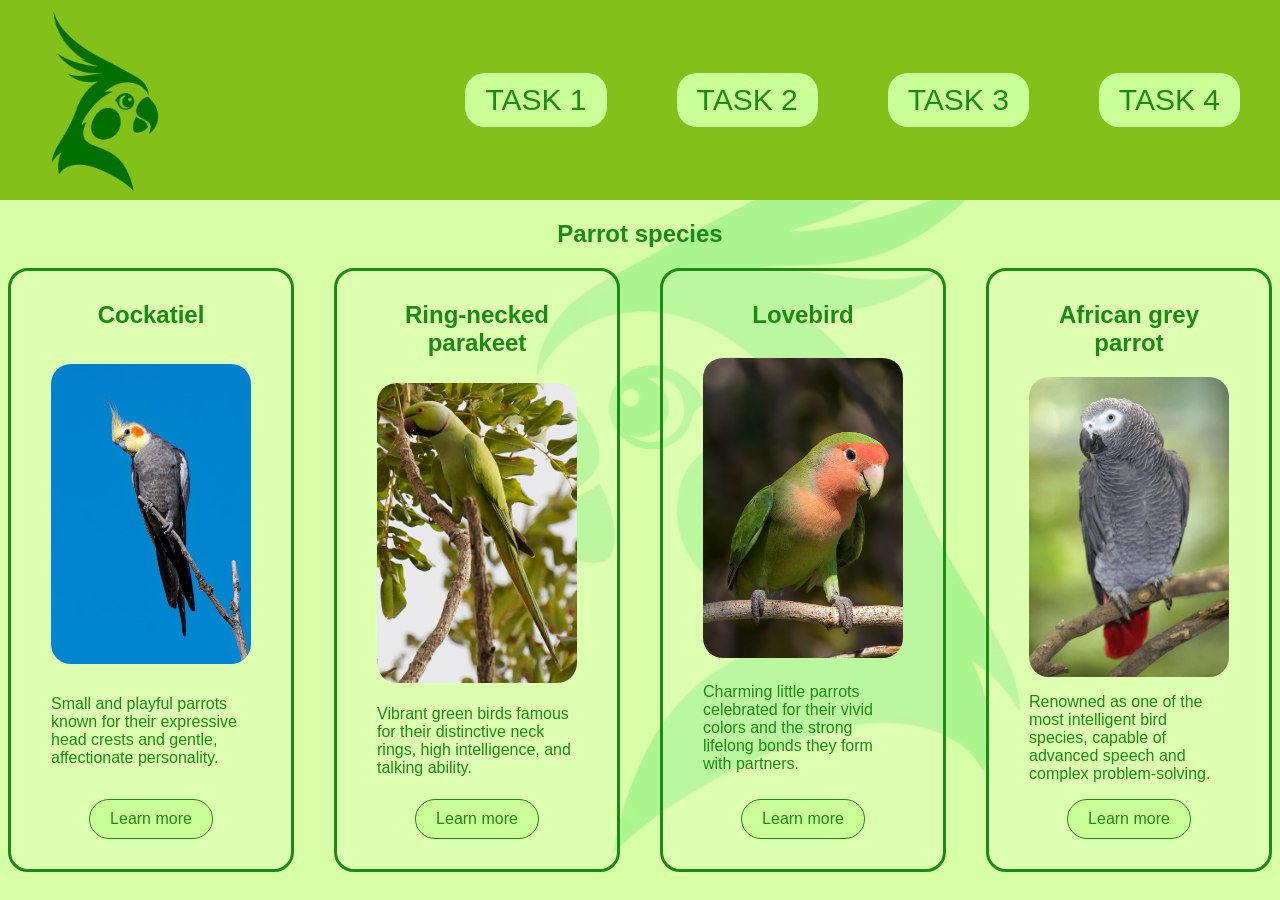
<file: About parrots.html>
<!DOCTYPE html>
<html lang="en">
    <head>
        <meta charset="UTF-8">
        <title>About Parrots</title>
        <link rel="icon" type="image/x-icon" href="./images/faviconParrot.ico">
        <link rel="stylesheet" href="AboutParrots.css"> 
    </head>
    <body>
        <img src="images/Logo Orange parrot.png" alt="Parrot" class="Parrot">
        <header class="container">
        <img src="images/Logo Orange parrot.png" alt="Parrot" class="logoParrot">
        <nav class="menu">
            <a href="About parrots.html" target="_blank">TASK 1</a>
            <a href="Parrots World.html" target="_blank">TASK 2</a>
            <a href="Parrots Gallery.html" target="_blank">TASK 3</a>
            <a href="Portfolio.html" target="_blank">TASK 4</a>
        </nav>
        </header>

        <section>
            <h1>Parrot species</h1>
            <div class="cards">
            <div class="card">
                <h2>Cockatiel</h2>
                <img src="images/Cockatiel_3.jpg" class="photo">
                <p>
                    Small and playful parrots known for their expressive head crests and gentle, affectionate personality.
                </p>
                <a href="https://en.wikipedia.org/wiki/Cockatiel" class="wiki" target="_blank">Learn more</a>

            </div>
            <div class="card">
                <h2>Ring-necked parakeet</h2>
                <img src="images/African_Rose-ringed_Parakeet,_Tendaba,_Gambia_1.jpg" class="photo">
                <p>
                    Vibrant green birds famous for their distinctive neck rings, high intelligence, and talking ability.  
                </p>
                <a href="https://en.wikipedia.org/wiki/Rose-ringed_parakeet" class="wiki" target="_blank">Learn more</a>

            </div>
            <div class="card">
                <h2>Lovebird</h2>
                <img src="images/Rosy-faced_lovebird_(Agapornis_roseicollis_roseicollis).jpg" class="photo">
                <p>
                    Charming little parrots celebrated for their vivid colors and the strong lifelong bonds they form with partners.
                </p>
                <a href="http://en.wikipedia.org/wiki/Lovebird" class="wiki" target="_blank">Learn more</a>
            </div>
            <div class="card">
                <h2>African grey parrot</h2>
                <img src="images/parrot-perching.jpg.webp" class="photo">
                <p>
                    Renowned as one of the most intelligent bird species, capable of advanced speech and complex problem-solving.
                </p>
                <a href="https://en.wikipedia.org/wiki/Grey_parrot" class="wiki" target="_blank">Learn more</a>
            </div>
            </div>
        </section>
    </body>
</html>
</file>
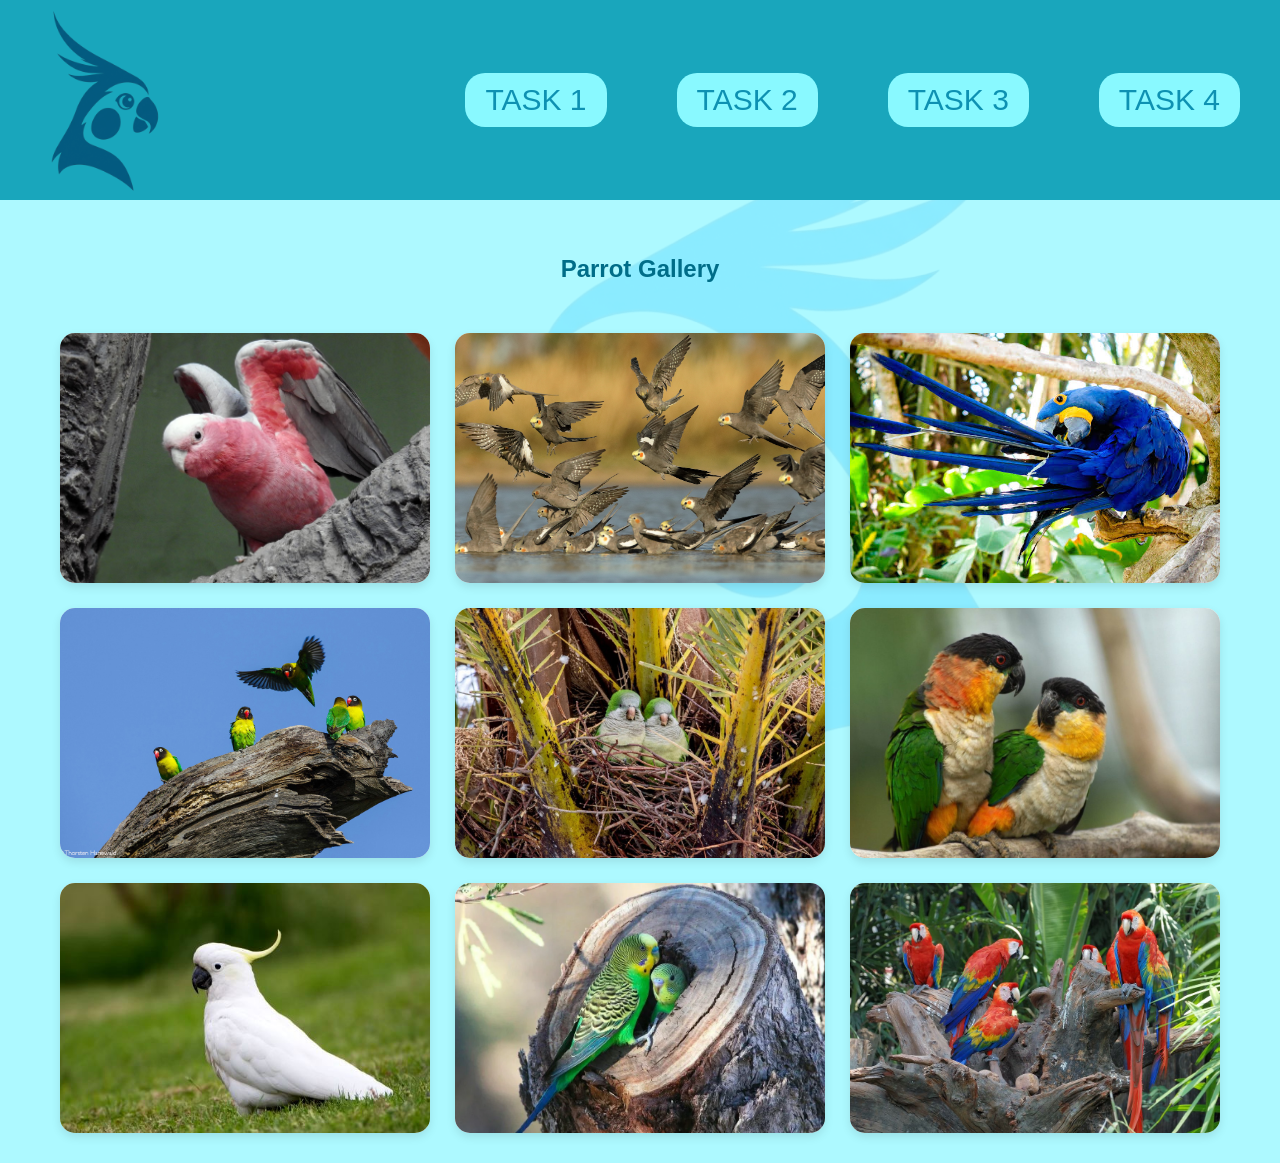
<file: Parrots Gallery.html>
<!DOCTYPE html>
<html lang="en">
    <head>
        <meta charset="UTF-8">
        <title>Parrots Gallery</title>
        <link rel="icon" type="image/x-icon" href="./images/faviconParrot.ico">
        <link rel="stylesheet" href="ParrotsGallery.css"> 
    </head>
    <body>
        <img src="images/Logo Orange parrot.png" alt="Parrot" class="Parrot">
        <header class="container">
            <img src="images/Logo Orange parrot.png" alt="Parrot" class="logoParrot">
            <nav class="menu">
                <a href="About parrots.html" target="_blank">TASK 1</a>
                <a href="Parrots World.html" target="_blank">TASK 2</a>
                <a href="Parrots Gallery.html" target="_blank">TASK 3</a>
                <a href="Portfolio.html" target="_blank">TASK 4</a>
            </nav>
        </header>
        <section class="gallery">
            <h1>Parrot Gallery</h1>
            <div class="gallery-grid">
            <figure class="gallery-item">
                <img src="Parrots Gallery/0a02b711-d2ee-4c32-bb02-cf01a59340a0.jpeg" alt="Parrot 1">
                <figcaption class="overlay">
                    <h3>Galah Cockatoo</h3>
                        <p>
                            Famous for its distinctive pink and grey plumage.
                        </p>
                </figcaption>
            </figure>
            <figure class="gallery-item">
                <img src="Parrots Gallery/Cockatiel-Tim-Van-Leeuwen.jpg" alt="Parrot 2">
                <figcaption class="overlay">
                    <h3>Cockatiel Flock</h3>
                    <p> 
                       Famous for its distinctive pink and grey plumage. 
                    </p>
                </figcaption>
            </figure>
            <figure class="gallery-item">
                <img src="Parrots Gallery/Синий ара.jpeg" alt="Parrot 3">
                <figcaption class="overlay">
                    <h3>Hyacinth Macaw</h3>
                    <p> 
                        The largest parrot species with deep blue feathers.
                    </p>
                </figcaption>
            </figure>
            <figure class="gallery-item">
                <img src="Parrots Gallery/Thorsten-Hanewald-Yellow-collared-lovebirds-Tarangire-Tanzania.jpg" alt="Parrot 4">
                <figcaption class="overlay">
                    <h3>Black-cheeked Lovebirds</h3>
                    <p> 
                        Small, colourful parrots with dark faces gathering together on a branch.
                    </p>
                </figcaption>
            </figure>
            <figure class="gallery-item">
                <img src="Parrots Gallery/maxresdefault.jpg" alt="Parrot 5">
                <figcaption class="overlay">
                    <h3>Parrots in Nest</h3>
                    <p> 
                        A cozy pair sheltering among palm branches.
                    </p>
                </figcaption>
            </figure>
            <figure class="gallery-item">
                <img src="Parrots Gallery/picture-2-9-e1629644498294-1140x694.jpeg" alt="Parrot 6">
                <figcaption class="overlay">
                    <h3>Black-headed Caiques</h3>
                    <p> 
                        Playful companions with vibrant orange and green coats.
                    </p>
                </figcaption>
            </figure>
            <figure class="gallery-item">
                <img src="Parrots Gallery/popugaj-kakadu-8.jpg" alt="Parrot 7">
                <figcaption class="overlay">
                    <h3>Sulphur-crested Cockatoo</h3>
                    <p> 
                        Iconic white parrot with an expressive yellow crest.
                    </p>
                </figcaption>
            </figure>
            <figure class="gallery-item">
                <img src="Parrots Gallery/Волнистые попугаи.png" alt="Parrot 8">
                <figcaption class="overlay">
                    <h3>Tree Hollow Nest</h3>
                    <p> 
                        A colorful parrot looking out from its tree cavity.
                    </p>
                </figcaption>
            </figure>
            <figure class="gallery-item">
                <img src="Parrots Gallery/yUYuE8ALNhr9BKoEr3oivJ-1000-80.jpg" alt="Parrot 9">
                <figcaption class="overlay">
                    <h3>Scarlet Macaws</h3>
                    <p> 
                        Stunning tropical birds featuring bright red and blue feathers.
                    </p>
                </figcaption>
            </figure>
        </div>
        </section>
    </body>
</html>
</file>
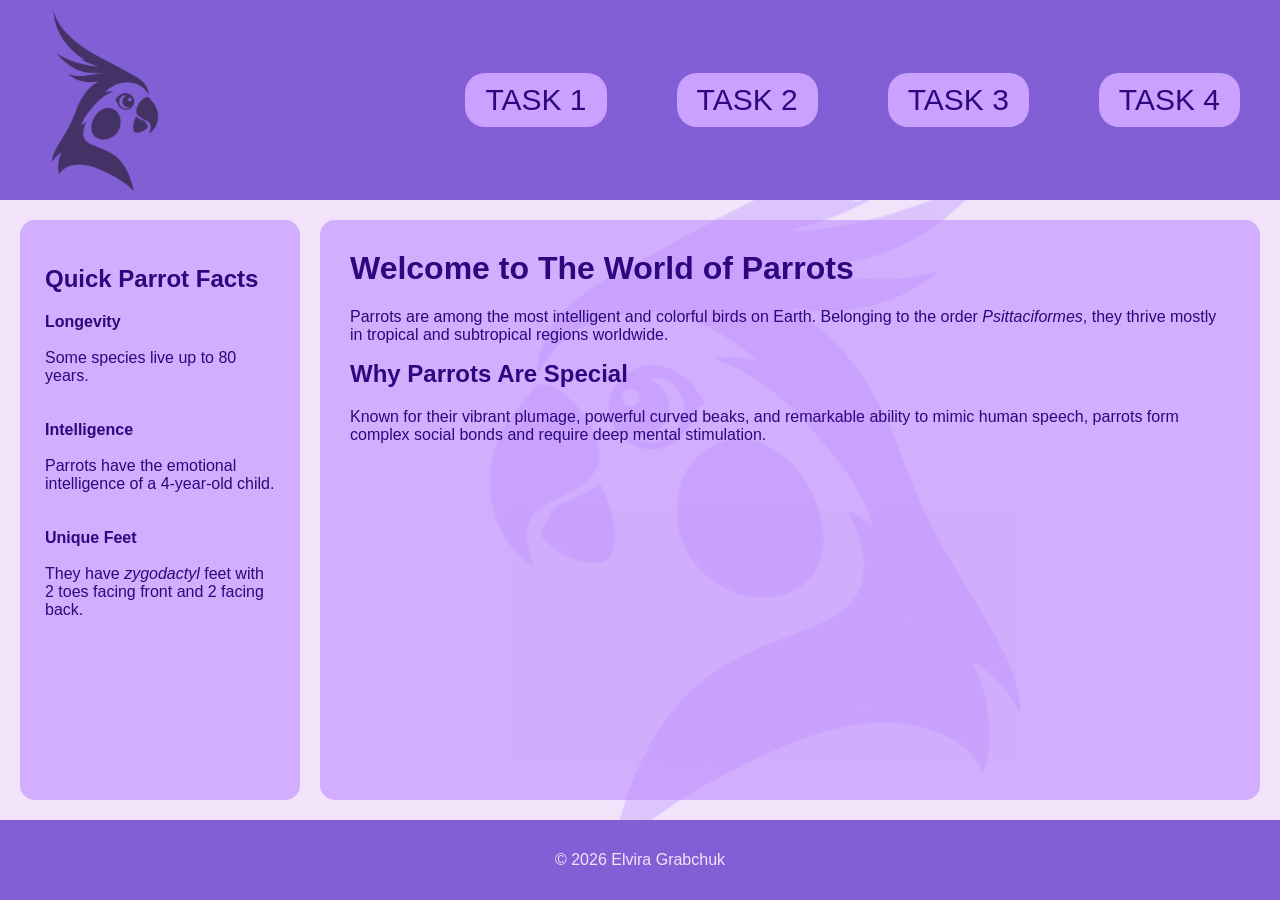
<file: Parrots World.html>
<!DOCTYPE html>
<html lang="en">
    <head>
        <meta charset="UTF-8">
        <title>Parrots World</title>
        <link rel="icon" type="image/x-icon" href="./images/faviconParrot.ico">
        <link rel="stylesheet" href="ParrotsWorld.css"> 
    </head>
    <body>
        <img src="images/Logo Orange parrot.png" alt="Parrot" class="Parrot">
       <div class="grid-container">
        <header class="container">
            <img src="images/Logo Orange parrot.png" alt="Parrot" class="logoParrot">
            <nav class="menu">
             <a href="About parrots.html" target="_blank">TASK 1</a>
                <a href="Parrots World.html" target="_blank">TASK 2</a>
                <a href="Parrots Gallery.html" target="_blank">TASK 3</a>
                <a href="Portfolio.html" target="_blank">TASK 4</a>
            </nav>
        </header>
        <aside class="sidebar">
                <h2>Quick Parrot Facts</h2>
                <ul>
                    <li><strong>Longevity</strong> <br> <br>  Some species live up to 80 years.</li><br> <br> 
                    <li><strong>Intelligence</strong> <br> <br> Parrots have the emotional intelligence of a 4-year-old child.</li><br> <br> 
                    <li><strong>Unique Feet</strong> <br> <br> They have <em>zygodactyl</em> feet with 2 toes facing front and 2 facing back.</li>
                </ul>
            </aside>
            <main class="main-content">
                <h1>Welcome to The World of Parrots</h1>
                <p>
                    Parrots are among the most intelligent and colorful birds on Earth. Belonging to the order <em>Psittaciformes</em>, 
                    they thrive mostly in tropical and subtropical regions worldwide.
                </p>
                <h2>Why Parrots Are Special</h2>
                <p>
                    Known for their vibrant plumage, powerful curved beaks, and remarkable ability to mimic human speech, 
                    parrots form complex social bonds and require deep mental stimulation.
                </p>
            </main>
            <footer class="footer">
                <p>&copy; 2026 Elvira Grabchuk</p>
            </footer>
       </div>
    </body>
</html>
</file>
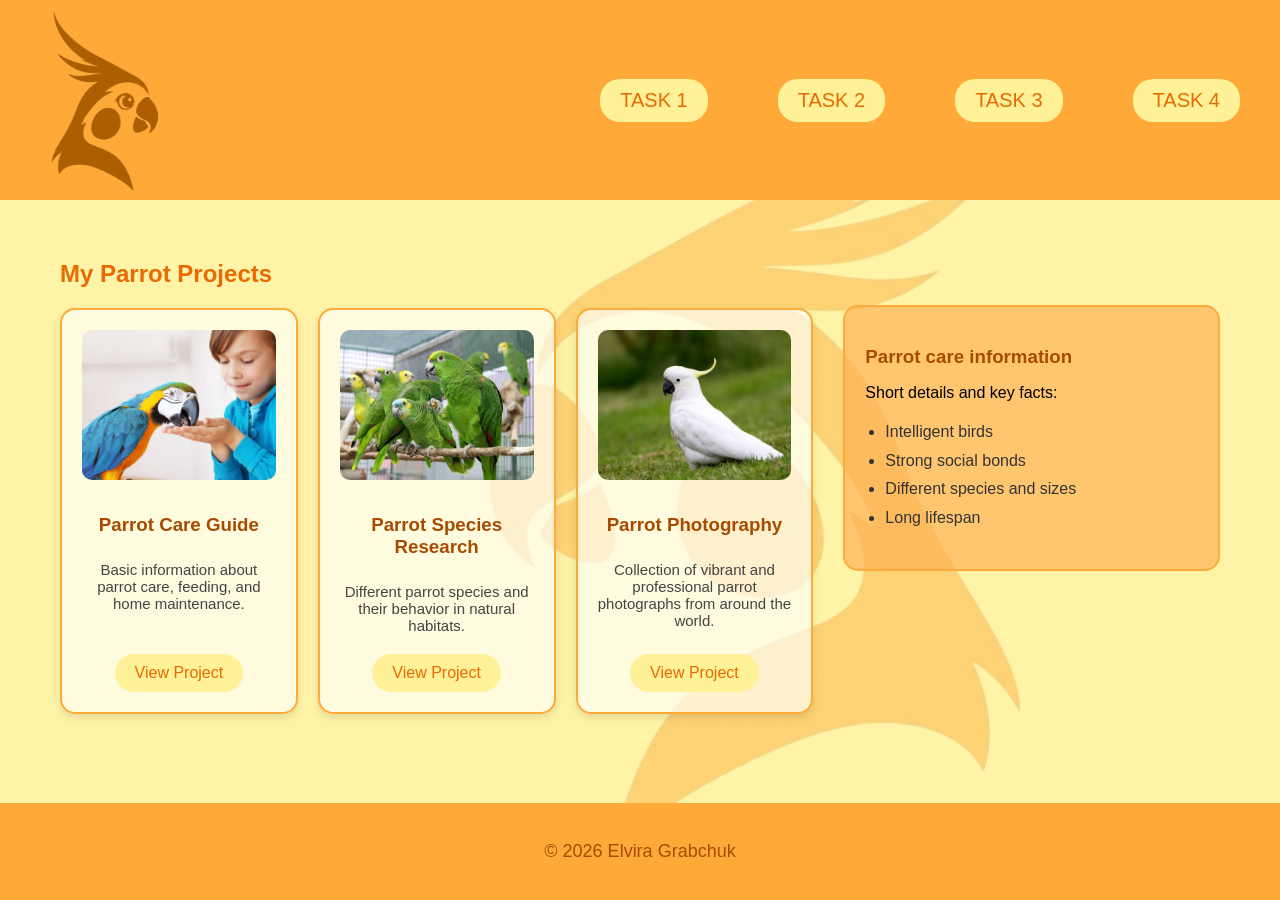
<file: Portfolio.html>
<!DOCTYPE html>
<html lang="en">
    <head>
        <meta charset="UTF-8">
        <meta name="viewport" content="width=device-width, initial-scale=1.0">
        <title>Portfolio</title>
        <link rel="icon" type="image/x-icon" href="./images/faviconParrot.ico">
        <link rel="stylesheet" href="Portfolio.css"> 
    </head>
    <body>
        <img src="images/Logo Orange parrot.png" alt="Parrot" class="Parrot">
        <header class="container">
            <img src="images/Logo Orange parrot.png" alt="Parrot" class="logoParrot">
            <nav class="menu">
                <a href="About parrots.html" target="_blank">TASK 1</a>
                <a href="Parrots World.html" target="_blank">TASK 2</a>
                <a href="Parrots Gallery.html" target="_blank">TASK 3</a>
                <a href="Portfolio.html" target="_blank">TASK 4</a>
            </nav>
        </header>
        <main class="portfolio">
            <section class="projects-section">
            <h2>My Parrot Projects</h2>
            <div class="projects-grid">
                <article class="project-card">
                    <img src="Parrots Gallery/parrot care.jpeg" alt="Parrot Care Guide" class="card-image">
                    <h3 class="card-title">Parrot Care Guide</h3>
                    <p class="card-description">Basic information about parrot care, feeding, and home maintenance.</p>
                    <a href="Parrots World.html" class="card-button">View Project</a>
                </article>
                <article class="project-card">
                    <img src="Parrots Gallery/Parrot Species Research.jpeg" alt="Parrot Species Research" class="card-image">
                    <h3 class="card-title">Parrot Species Research</h3>
                    <p class="card-description">Different parrot species and their behavior in natural habitats.</p>
                    <a href="About parrots.html" class="card-button">View Project</a>
                </article>
                <article class="project-card">
                    <img src="Parrots Gallery/popugaj-kakadu-8.jpg" alt="Parrot Photography" class="card-image">
                    <h3 class="card-title">Parrot Photography</h3>
                    <p class="card-description">Collection of vibrant and professional parrot photographs from around the world.</p>
                    <a href="Parrots Gallery.html" class="card-button">View Project</a>
                </article>
                </div>
                </section>
                <aside class="sidebar">
            <h3>Parrot care information</h3>
            <p>Short details and key facts:</p>
            <ul>
                <li>Intelligent birds</li>
                <li>Strong social bonds</li>
                <li>Different species and sizes</li>
                <li>Long lifespan</li>
            </ul>
        </aside>
        </main>
        <footer class="footer">
        <p>&copy; 2026 Elvira Grabchuk</p>
    </footer>
    </body>
</html>
</file>
<file: AboutParrots.css>
.logoParrot{
    width: 200px;
    filter: hue-rotate(95deg) brightness(0.4) saturate(2.4);
}
.container{
    background-color: #83c019;
    display: flex;
    flex-direction: row;
    justify-content: space-between;
    align-items: center;
    margin: 0;
    position: relative;
    z-index: 10;
}
.menu{
    font-size: 30px;
    display: flex;
    gap: 70px;
    padding-right: 40px;
}
a{
    font-family: 'Gill Sans', 'Gill Sans MT', Calibri, 'Trebuchet MS', sans-serif;
    color:rgb(29, 138, 21);
    background-color: #cbff97;
    padding: 10px 20px 10px 20px;
    border-radius: 20px;
    text-decoration: none;

}
a:hover{
    color:rgb(9, 86, 0);
}
body{
    background-color: #aaff497a;
    margin: 0;
}
.Parrot{
    filter: hue-rotate(90deg);
    width: 1000px;
    position: absolute;
    bottom: 0px;
    right: 0px;
    opacity: 0.2;
    transform: rotateY(180deg);
    display: block;
    margin: 0;
    z-index: -1;
    pointer-events: none;
}

section{
    color:rgb(29, 138, 21);
    font-family: 'Gill Sans', 'Gill Sans MT', Calibri, 'Trebuchet MS', sans-serif;
    display: flex;
    flex-direction: column;
    align-items: center;
    padding-left: 40px;
    padding-right: 40px;

}
.cards{
    display: flex;
    flex-direction: row;
    gap: 40px;
}
.card{
    display: flex;
    flex: 1;
    flex-direction: column;
    justify-content: space-between;
    align-items: center;
    border-radius: 20px;
    border-color: rgb(29, 138, 21);
    border: solid;
    padding: 10px 40px 30px 40px;
    transition: transform 0.3s ease, box-shadow 0.3s ease;
    background-color: #efffce3b;
}
.card:hover {
    transform: translateY(-10px);
    box-shadow: 0 12px 24px rgba(29, 138, 21, 0.25);
}
.card h2{
    text-align: center;
    width: 100%;
    margin: 20px 0;
}
.photo{
    width: 200px;
    height: 300px;
    object-fit: cover;
    border-radius: 20px;
}
.wiki{
    border: solid rgb(29, 138, 21);
    border-width: 1px;
    text-decoration: none;
}
</file>
<file: ParrotsGallery.css>
.logoParrot{
    width: 200px;
    filter: hue-rotate(160deg) brightness(0.5) ;
}
.container{
    background-color: #19a6bc;
    display: flex;
    flex-direction: row;
    justify-content: space-between;
    align-items: center;
    margin: 0;
    position: relative;
    z-index: 10;
}
.menu{
    font-size: 30px;
    display: flex;
    gap: 70px;
    padding-right: 40px;
}
a{
    font-family: 'Gill Sans', 'Gill Sans MT', Calibri, 'Trebuchet MS', sans-serif;
    color:rgb(14, 145, 178);
    background-color: #89f9ff;
    padding: 10px 20px 10px 20px;
    border-radius: 20px;
    text-decoration: none;

}
a:hover{
    color:rgb(0, 91, 112);
}
body{
    font-family: 'Gill Sans', 'Gill Sans MT', Calibri, 'Trebuchet MS', sans-serif;
    background-color: #73f6ff95;
    margin: 0;
}
.Parrot{
    width: 1000px;
    position: absolute;
    bottom: 0px;
    right: 0px;
    opacity: 0.2;
    transform: rotateY(180deg);
    display: block;
    margin: 0;
    filter: hue-rotate(160deg);
    z-index: -1;
    pointer-events: none;
}

.gallery-grid{
    display: grid;
    grid-template-columns: repeat(3, 1fr);
    gap: 25px;
    width: 100%;
    max-width: 1200px;
    margin: 30px auto;
    padding: 0 20px;
    box-sizing: border-box;
}
.gallery-item {
    position: relative;
    margin: 0;
    border-radius: 15px;
    overflow: hidden;
    box-shadow: 0 4px 10px rgba(0, 0, 0, 0.1);
    background-color: #ffffff;
    height: 250px;
}
.gallery-item img {
    width: 100%;
    height: 100%;
    object-fit: cover;
    display: block;
    transition: filter 0.4s ease, opacity 0.4s ease;
}
.overlay {
    position: absolute;
    top: 0;
    left: 0;
    width: 100%;
    height: 100%;
    display: flex;
    flex-direction: column;
    justify-content: center;
    align-items: center;
    text-align: center;
    padding: 20px;
    box-sizing: border-box;
    color: #006d88;
    opacity: 0;
    transition: opacity 0.4s ease;
    pointer-events: none;
}
.gallery-item:hover img {
    opacity: 0.3;
}

.gallery-item:hover .overlay {
    opacity: 1;
}
.gallery {
    display: flex;
    flex-direction: column;
    align-items: center;
    width: 100%;
}
.gallery h1{
    color: #006d88;
    padding-top: 35px;
}
</file>
<file: ParrotsWorld.css>
.logoParrot{
    width: 200px;
    filter: hue-rotate(220deg) brightness(0.4) ;
}
.container{
    background-color: #835fd6;
    display: flex;
    flex-direction: row;
    justify-content: space-between;
    align-items: center;
    margin: 0;
    position: relative;
    z-index: 10;
}
.menu{
    font-size: 30px;
    display: flex;
    gap: 70px;
    padding-right: 40px;
}
a{
    font-family: 'Gill Sans', 'Gill Sans MT', Calibri, 'Trebuchet MS', sans-serif;
    color:rgb(46, 6, 126);
    background-color: #caa1ff;
    padding: 10px 20px 10px 20px;
    border-radius: 20px;
    text-decoration: none;

}
a:hover{
    color:rgb(44, 12, 132);
}
body{
    font-family: 'Gill Sans', 'Gill Sans MT', Calibri, 'Trebuchet MS', sans-serif;
    background-color: #f2e3fb;
    margin: 0;
}
.Parrot{
    width: 1000px;
    position: absolute;
    bottom: 0px;
    right: 0px;
    opacity: 0.3;
    transform: rotateY(180deg);
    display: block;
    margin: 0;
    z-index: -1;
    pointer-events: none;
    filter: hue-rotate(220deg);
}
.grid-container {
    display: grid;
    grid-template-columns: 300px 1fr;
    grid-template-rows: auto 1fr auto;
    grid-template-areas: 
        "header  header"
        "sidebar main"
        "footer  footer";
    min-height: 100vh;
    gap: 20px;
}

.container{
    grid-area: header; 
}
.sidebar{
    grid-area: sidebar;
}
.sidebar ul {
    list-style-type: none;
    padding-left: 0;
    margin: 0;
}
.main-content{
    grid-area: main;
}
.footer{
    grid-area: footer;
}
.sidebar {
    background-color: #bd8bff9a;
    color:rgb(46, 6, 126);
    padding: 25px;
    margin-left: 20px;
    border-radius: 15px;
}

.main-content {
    background-color: #bd8bff9a;
    color:rgb(46, 6, 126);
    padding: 30px;
    margin-right: 20px;
    border-radius: 15px;
}

.main-content h1, .main-content h2 {
    color:rgb(46, 6, 126);
    margin-top: 0;
}

.footer {
    background-color: #835fd6;
    color: #f2e3fb;
    text-align: center;
    padding: 15px;
}
</file>
<file: Portfolio.css>
.logoParrot{
    width: 200px;
    filter: brightness(0.7) ;
}
.container{
    background-color: #ffa938;
    display: flex;
    flex-direction: row;
    justify-content: space-between;
    align-items: center;
    margin: 0;
    position: relative;
    z-index: 10;
}
.menu{
    font-size: 20px;
    display: flex;
    gap: 70px;
    padding-right: 40px;
}
a{
    font-family: 'Gill Sans', 'Gill Sans MT', Calibri, 'Trebuchet MS', sans-serif;
    color:rgb(234, 106, 2);
    background-color: #fff197;
    padding: 10px 20px 10px 20px;
    border-radius: 20px;
    text-decoration: none;
}
a:hover{
    color:rgb(167, 75, 0);
}
body{
    font-family: 'Gill Sans', 'Gill Sans MT', Calibri, 'Trebuchet MS', sans-serif;
    background-color: #ffe7497a;
    margin: 0;
    display: flex;
    flex-direction: column;
    min-height: 100vh;
}
.Parrot{
    width: 1000px;
    position: fixed;
    bottom: 0px;
    right: 0px;
    opacity: 0.3;
    transform: rotateY(180deg);
    display: block;
    margin: 0;
    z-index: -1;
    pointer-events: none;
}
.portfolio {
    display: grid; 
    grid-template-columns: 2fr 1fr;
    gap: 30px;
    max-width: 1200px;
    width: 100%;
    margin: 40px auto;
    padding: 0 20px;
    box-sizing: border-box;
    flex: 1;
}
.projects-grid {
    display: grid;
    grid-template-columns: repeat(auto-fit, minmax(220px, 1fr));
    gap: 20px;
    margin-top: 20px;
}
.projects-section h2, .sidebar h2 {
    color: rgb(234, 106, 2);
    margin-bottom: 15px;
}
.project-card {
    display: flex;
    flex-direction: column;
    align-items: center;
    text-align: center;
    background-color: #ffffffa3;
    border: 2px solid #ffa938;
    border-radius: 15px;
    padding: 20px;
    box-shadow: 0 4px 8px rgba(0,0,0,0.1);
}

.card-image {
    width: 100%;
    height: 150px;
    object-fit: cover;
    border-radius: 10px;
    margin-bottom: 15px;
}

.card-title {
    color: rgb(167, 75, 0);
    margin-bottom: 10px;
}

.card-description {
    color: #444;
    font-size: 15px;
    margin-bottom: 20px;
}
.card-button {
    margin-top: auto; 
    align-self: center;
    border: none;
    cursor: pointer;
    font-size: 16px;
}
.card-button:hover {
    color: rgb(167, 75, 0);
}

.sidebar {
    background-color: #ffaf53a9;
    border: 2px solid #ffa938;
    border-radius: 15px;
    padding: 20px;
    height: fit-content;
    margin-top: 65px;
}

.sidebar h3 {
    color: rgb(167, 75, 0);
    margin-bottom: 10px;
}

.sidebar ul {
    padding-left: 20px;
    color: #333;
    line-height: 1.8;
}

.footer {
    background-color: #ffa938;
    color: rgb(167, 75, 0);
    text-align: center;
    padding: 20px;
    font-size: 18px;
    margin-top: auto;
    width: 100%;
    box-sizing: border-box;
}
</file>
